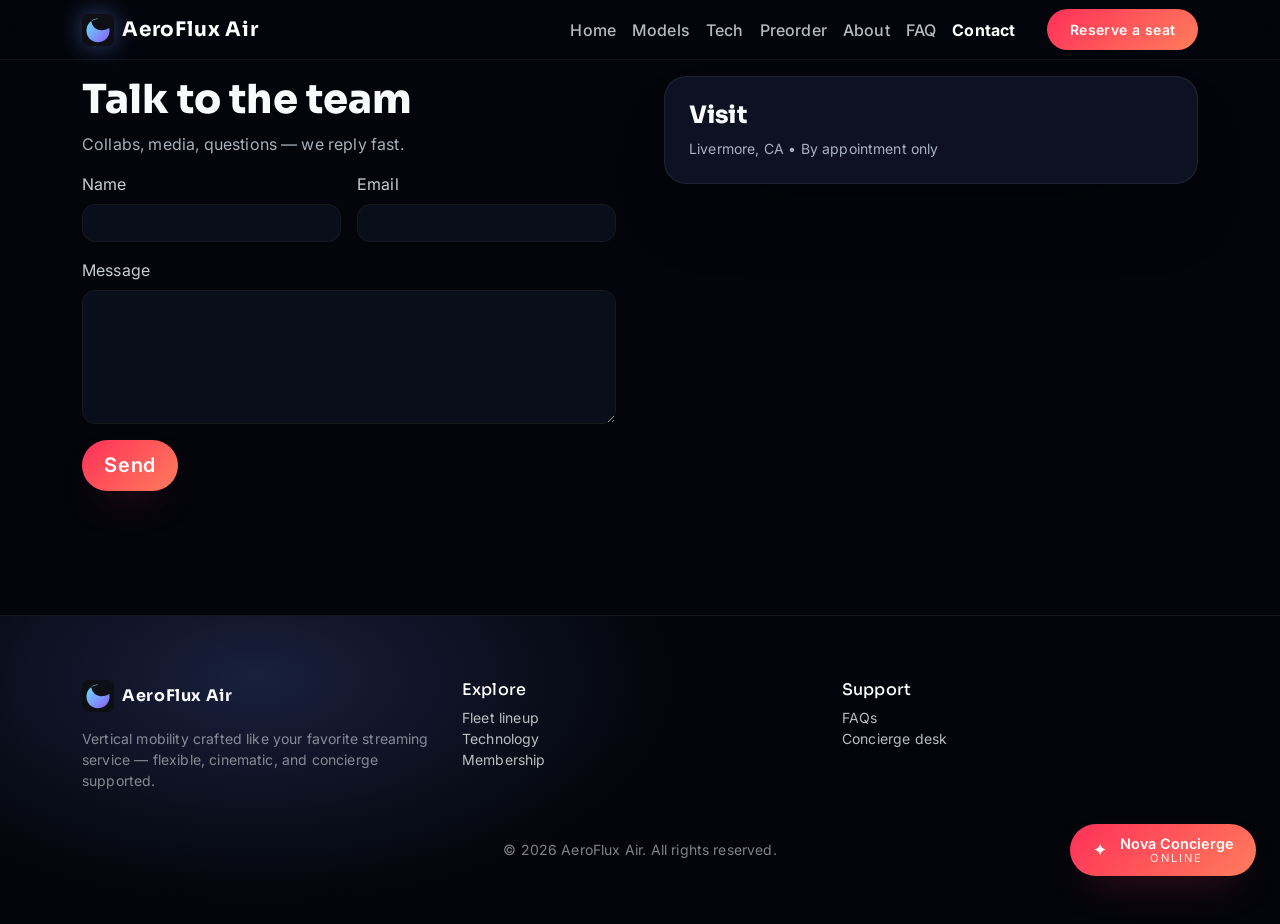
<file: contact.html>
<!doctype html>
<html lang="en">
<head>
  <meta charset="utf-8"/>
  <meta name="viewport" content="width=device-width, initial-scale=1"/>
  <title>Contact — AeroFlux</title>
  <link href="https://cdn.jsdelivr.net/npm/bootstrap@5.3.3/dist/css/bootstrap.min.css" rel="stylesheet"/>
  <link href="https://fonts.googleapis.com/css2?family=Inter:wght@400;500;600;700;800&family=Sora:wght@600;700;800&display=swap" rel="stylesheet"/>
  <link rel="icon" href="assets/favicon.svg"/>
  <link rel="stylesheet" href="assets/styles.css"/>
</head>
<body>
  <div id="_navbar"></div>

  <main class="container py-6">
    <div class="row g-5">
      <div class="col-lg-6">
        <h1 class="fw-800">Talk to the team</h1>
        <p class="text-muted">Collabs, media, questions — we reply fast.</p>
        <form class="needs-validation" novalidate>
          <div class="row g-3">
            <div class="col-md-6"><label class="form-label">Name</label><input class="form-control" required></div>
            <div class="col-md-6"><label class="form-label">Email</label><input type="email" class="form-control" required></div>
            <div class="col-12"><label class="form-label">Message</label><textarea class="form-control" rows="5" required></textarea></div>
            <div class="col-12"><button class="btn btn-primary btn-lg" type="submit">Send</button></div>
          </div>
        </form>
      </div>
      <div class="col-lg-6">
        <div class="p-4 rounded-4 bg-body-tertiary border">
          <h4 class="fw-800">Visit</h4>
          <p class="small text-muted mb-0">Livermore, CA • By appointment only</p>
        </div>
      </div>
    </div>
  </main>

  <div id="_footer"></div>
  <script src="https://cdn.jsdelivr.net/npm/bootstrap@5.3.3/dist/js/bootstrap.bundle.min.js"></script>
  <script src="assets/app.js"></script>
</body>
</html>
</file>
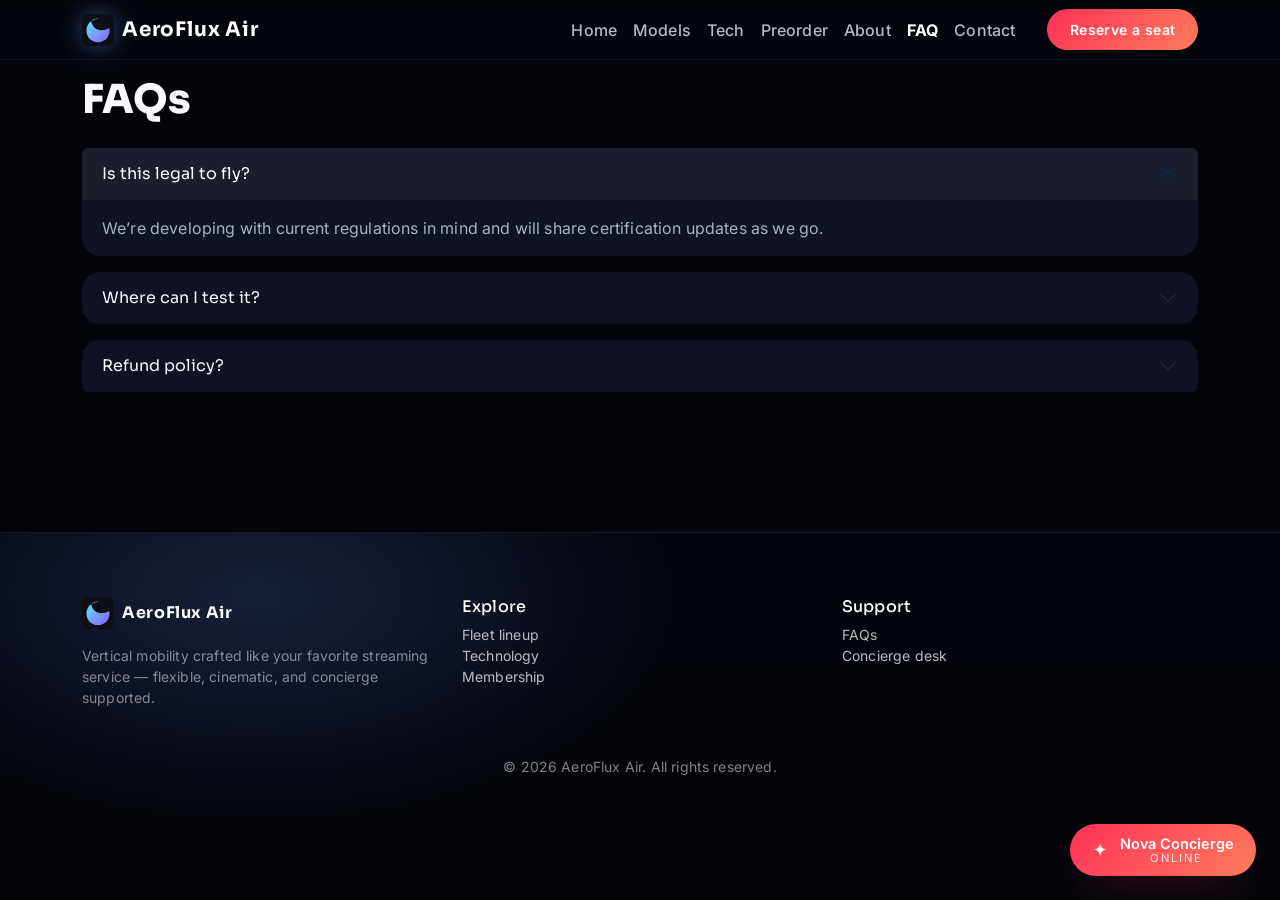
<file: faq.html>
<!doctype html>
<html lang="en">
<head>
  <meta charset="utf-8"/>
  <meta name="viewport" content="width=device-width, initial-scale=1"/>
  <title>FAQ — AeroFlux</title>
  <link href="https://cdn.jsdelivr.net/npm/bootstrap@5.3.3/dist/css/bootstrap.min.css" rel="stylesheet"/>
  <link href="https://fonts.googleapis.com/css2?family=Inter:wght@400;500;600;700;800&family=Sora:wght@600;700;800&display=swap" rel="stylesheet"/>
  <link rel="icon" href="assets/favicon.svg"/>
  <link rel="stylesheet" href="assets/styles.css"/>
</head>
<body>
  <div id="_navbar"></div>

  <main class="container py-6">
    <h1 class="fw-800 mb-4">FAQs</h1>
    <div class="accordion" id="faq">
      <div class="accordion-item">
        <h2 class="accordion-header"><button class="accordion-button" data-bs-toggle="collapse" data-bs-target="#c1">Is this legal to fly?</button></h2>
        <div id="c1" class="accordion-collapse collapse show" data-bs-parent="#faq"><div class="accordion-body">We’re developing with current regulations in mind and will share certification updates as we go.</div></div>
      </div>
      <div class="accordion-item">
        <h2 class="accordion-header"><button class="accordion-button collapsed" data-bs-toggle="collapse" data-bs-target="#c2">Where can I test it?</button></h2>
        <div id="c2" class="accordion-collapse collapse" data-bs-parent="#faq"><div class="accordion-body">Pilot days roll out to major US cities. Join the preorder list for invites.</div></div>
      </div>
      <div class="accordion-item">
        <h2 class="accordion-header"><button class="accordion-button collapsed" data-bs-toggle="collapse" data-bs-target="#c3">Refund policy?</button></h2>
        <div id="c3" class="accordion-collapse collapse" data-bs-parent="#faq"><div class="accordion-body">Deposits are fully refundable before production lock.</div></div>
      </div>
    </div>
  </main>

  <div id="_footer"></div>
  <script src="https://cdn.jsdelivr.net/npm/bootstrap@5.3.3/dist/js/bootstrap.bundle.min.js"></script>
  <script src="assets/app.js"></script>
</body>
</html>
</file>
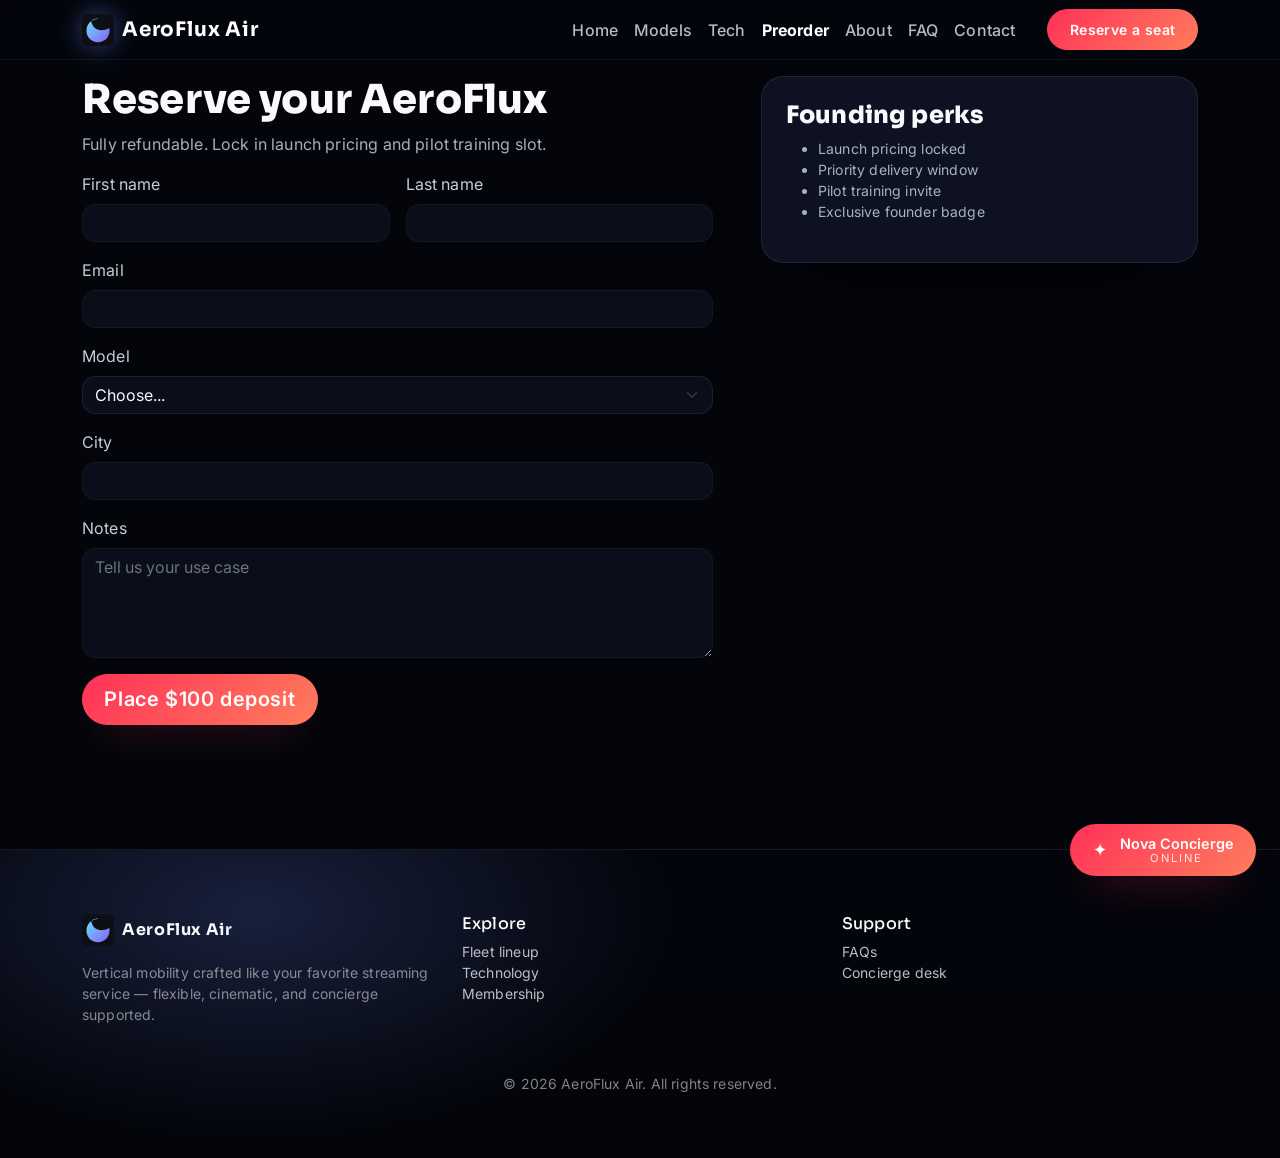
<file: preorder.html>
<!doctype html>
<html lang="en">
<head>
  <meta charset="utf-8"/>
  <meta name="viewport" content="width=device-width, initial-scale=1"/>
  <title>Preorder — AeroFlux</title>
  <link href="https://cdn.jsdelivr.net/npm/bootstrap@5.3.3/dist/css/bootstrap.min.css" rel="stylesheet"/>
  <link href="https://fonts.googleapis.com/css2?family=Inter:wght@400;500;600;700;800&family=Sora:wght@600;700;800&display=swap" rel="stylesheet"/>
  <link rel="icon" href="assets/favicon.svg"/>
  <link rel="stylesheet" href="assets/styles.css"/>
</head>
<body>
  <div id="_navbar"></div>

  <main class="container py-6">
    <div class="row g-5">
      <div class="col-lg-7">
        <h1 class="fw-800">Reserve your AeroFlux</h1>
        <p class="text-muted">Fully refundable. Lock in launch pricing and pilot training slot.</p>
        <form class="needs-validation" novalidate>
          <div class="row g-3">
            <div class="col-md-6"><label class="form-label">First name</label><input class="form-control" required></div>
            <div class="col-md-6"><label class="form-label">Last name</label><input class="form-control" required></div>
            <div class="col-12"><label class="form-label">Email</label><input type="email" class="form-control" required></div>
            <div class="col-12"><label class="form-label">Model</label>
              <select class="form-select" required><option value="">Choose...</option><option>One</option><option>S</option><option>X</option></select>
            </div>
            <div class="col-12"><label class="form-label">City</label><input class="form-control" required></div>
            <div class="col-12"><label class="form-label">Notes</label><textarea class="form-control" rows="4" placeholder="Tell us your use case"></textarea></div>
            <div class="col-12 d-grid d-sm-block"><button class="btn btn-primary btn-lg" type="submit">Place $100 deposit</button></div>
          </div>
        </form>
      </div>
      <div class="col-lg-5">
        <div class="p-4 rounded-4 bg-body-tertiary border">
          <h4 class="fw-800">Founding perks</h4>
          <ul class="small text-muted">
            <li>Launch pricing locked</li>
            <li>Priority delivery window</li>
            <li>Pilot training invite</li>
            <li>Exclusive founder badge</li>
          </ul>
        </div>
      </div>
    </div>
  </main>

  <div id="_footer"></div>
  <script src="https://cdn.jsdelivr.net/npm/bootstrap@5.3.3/dist/js/bootstrap.bundle.min.js"></script>
  <script src="assets/app.js"></script>
</body>
</html>
</file>
<file: assets/styles.css>
:root {
  --af-bg: #03050b;
  --af-bg-soft: #0b0f1f;
  --af-panel: rgba(16, 20, 38, 0.88);
  --af-panel-strong: rgba(22, 27, 52, 0.95);
  --af-outline: rgba(255, 255, 255, 0.08);
  --af-text: #f8fafc;
  --af-muted: rgba(203, 213, 225, 0.82);
  --af-accent: #ff3158;
  --af-accent-2: #6f8dff;
  --af-shadow: 0 40px 80px -40px rgba(0, 0, 0, 0.85);
  --af-radius-lg: 1.5rem;
}

html {
  scroll-behavior: smooth;
}

body {
  font-family: "Inter", "Segoe UI", system-ui, -apple-system, BlinkMacSystemFont, "Helvetica Neue", sans-serif;
  background: var(--af-bg);
  color: var(--af-text);
  min-height: 100vh;
  letter-spacing: 0.01em;
}

main.af-main {
  padding-top: 5.5rem;
}

h1, h2, h3, h4, h5, h6 {
  color: var(--af-text);
  font-family: "Sora", "Inter", sans-serif;
}

p, li {
  color: var(--af-muted);
}

a {
  color: inherit;
  text-decoration: none;
}

a:hover {
  color: var(--af-accent);
}

img {
  max-width: 100%;
  height: auto;
  display: block;
}

.visually-hidden {
  position: absolute !important;
  width: 1px !important;
  height: 1px !important;
  padding: 0 !important;
  margin: -1px !important;
  overflow: hidden !important;
  clip: rect(0, 0, 0, 0) !important;
  white-space: nowrap !important;
  border: 0 !important;
}

.fw-800 {
  font-weight: 800;
}

.brand {
  font-family: "Sora", "Inter", sans-serif;
  font-weight: 700;
  letter-spacing: 0.04em;
}

.pt-6 {
  padding-top: 4.75rem;
}

.py-6 {
  padding-top: 4.75rem;
  padding-bottom: 4.75rem;
}

.text-white-75 {
  color: rgba(248, 250, 252, 0.82) !important;
}

.text-muted {
  color: var(--af-muted) !important;
}

.small {
  color: var(--af-muted);
}

hr {
  border-color: var(--af-outline);
}

.btn {
  border-radius: 999px;
  font-weight: 600;
  letter-spacing: 0.03em;
  padding: 0.65rem 1.4rem;
}

.btn-primary {
  background: linear-gradient(135deg, var(--af-accent), #ff7c5c);
  border: none;
  color: #fff;
  box-shadow: 0 18px 42px -22px rgba(255, 49, 88, 0.7);
}

.btn-primary:hover,
.btn-primary:focus {
  background: linear-gradient(135deg, #ff7c5c, var(--af-accent));
  color: #fff;
}

.btn-outline-light {
  border: 1px solid rgba(248, 250, 252, 0.6);
  color: var(--af-text);
  background: transparent;
}

.btn-outline-light:hover,
.btn-outline-light:focus {
  background: rgba(248, 250, 252, 0.1);
  color: #fff;
}

.btn-light {
  background: rgba(248, 250, 252, 0.9);
  color: #0b0f1f;
  border: none;
}

.af-nav {
  background: linear-gradient(180deg, rgba(3, 5, 11, 0.96), rgba(3, 5, 11, 0.65));
  border-bottom: 1px solid rgba(255, 255, 255, 0.05);
  backdrop-filter: saturate(160%) blur(12px);
}

.af-nav .navbar-brand img {
  filter: drop-shadow(0 0 12px rgba(111, 141, 255, 0.45));
}

.navbar-dark .navbar-toggler-icon,
.af-nav .navbar-toggler-icon {
  filter: invert(1);
}

.af-nav .nav-link {
  color: rgba(226, 232, 240, 0.8);
  font-weight: 500;
  padding: 0.6rem 0.85rem;
  transition: color 0.2s ease;
}

.af-nav .nav-link:hover,
.af-nav .nav-link:focus {
  color: #fff;
}

.af-nav .nav-link.active {
  color: #fff;
  font-weight: 700;
}

/* Hero */
.af-hero {
  position: relative;
  min-height: 85vh;
  padding: 8rem 0 5rem;
  display: flex;
  align-items: center;
  background: radial-gradient(1400px 700px at 90% -20%, rgba(111, 141, 255, 0.28), transparent 65%),
              radial-gradient(1200px 480px at 10% 10%, rgba(255, 49, 88, 0.25), transparent 70%),
              linear-gradient(180deg, rgba(3, 5, 11, 0.95) 0%, rgba(3, 5, 11, 0.85) 100%),
              url('https://images.unsplash.com/photo-1500530855697-b586d89ba3ee?w=2400&q=80') center/cover no-repeat;
}

.af-hero::before {
  content: "";
  position: absolute;
  inset: 0;
  background: linear-gradient(135deg, rgba(3, 5, 11, 0.7), rgba(3, 5, 11, 0.35));
}

.af-hero > .container {
  position: relative;
  z-index: 2;
}

.af-eyebrow {
  display: inline-flex;
  align-items: center;
  gap: 0.5rem;
  padding: 0.3rem 0.85rem;
  border-radius: 999px;
  font-size: 0.75rem;
  text-transform: uppercase;
  letter-spacing: 0.2em;
  background: rgba(255, 255, 255, 0.1);
  color: rgba(248, 250, 252, 0.88);
}

.af-hero-title {
  font-size: clamp(2.75rem, 5vw, 4.4rem);
  line-height: 1.05;
  font-weight: 800;
  margin-top: 1.2rem;
  margin-bottom: 1rem;
}

.af-hero-lead {
  font-size: 1.1rem;
  color: rgba(226, 232, 240, 0.9);
  max-width: 560px;
}

.af-hero-actions {
  display: flex;
  flex-wrap: wrap;
  gap: 1rem;
  margin-top: 2rem;
}

.af-hero-highlights {
  list-style: none;
  margin: 2.5rem 0 0;
  padding: 0;
  display: grid;
  gap: 0.75rem;
}

.af-hero-highlights li {
  display: inline-flex;
  align-items: center;
  gap: 0.6rem;
  font-size: 0.9rem;
  color: rgba(226, 232, 240, 0.88);
}

.af-hero-highlights li::before {
  content: "";
  width: 10px;
  height: 10px;
  border-radius: 50%;
  background: linear-gradient(135deg, var(--af-accent), var(--af-accent-2));
}

.af-hero-poster {
  position: relative;
  border-radius: var(--af-radius-lg);
  overflow: hidden;
  border: 1px solid rgba(255, 255, 255, 0.12);
  box-shadow: var(--af-shadow);
}

.af-hero-poster img {
  width: 100%;
  height: 430px;
  object-fit: cover;
  filter: saturate(1.05);
}

.af-hero-overlay {
  position: absolute;
  inset: auto 0 0 0;
  padding: 1.75rem;
  background: linear-gradient(180deg, transparent, rgba(3, 5, 11, 0.92));
}

.af-hero-overlay h3 {
  font-size: 1.4rem;
  font-weight: 700;
  margin-bottom: 0.35rem;
}

.af-pill {
  display: inline-flex;
  align-items: center;
  padding: 0.25rem 0.85rem;
  border-radius: 999px;
  font-size: 0.75rem;
  letter-spacing: 0.08em;
  text-transform: uppercase;
  background: rgba(248, 250, 252, 0.1);
  color: rgba(248, 250, 252, 0.85);
}

/* Metrics strip */
.af-metrics {
  background: linear-gradient(180deg, rgba(10, 14, 28, 0.8), rgba(3, 5, 11, 0.95));
  padding: 2.75rem 0;
  border-top: 1px solid var(--af-outline);
  border-bottom: 1px solid var(--af-outline);
}

.af-metric-number {
  font-size: 1.9rem;
  font-weight: 700;
  color: #fff;
}

.af-metric-label {
  font-size: 0.85rem;
  letter-spacing: 0.04em;
}

/* Section headings */
.af-section {
  padding: 4.5rem 0;
}

.af-section-title {
  font-weight: 700;
  margin-bottom: 0.25rem;
}

.af-section-subtitle {
  color: var(--af-muted);
  font-size: 0.95rem;
  max-width: 460px;
}

.af-link {
  color: rgba(248, 250, 252, 0.78);
  font-size: 0.95rem;
  display: inline-flex;
  align-items: center;
  gap: 0.4rem;
}

.af-link::after {
  content: "→";
  font-size: 0.9rem;
  transition: transform 0.2s ease;
}

.af-link:hover::after {
  transform: translateX(4px);
}

.af-cta {
  margin-top: 3.5rem;
  background: linear-gradient(135deg, rgba(111, 141, 255, 0.25), rgba(255, 49, 88, 0.35));
  border: 1px solid var(--af-outline);
  border-radius: var(--af-radius-lg);
  padding: 3rem;
  text-align: center;
  box-shadow: var(--af-shadow);
}

.af-cta h2 {
  font-weight: 700;
}

.af-cta p {
  color: rgba(226, 232, 240, 0.9);
  margin-bottom: 1.5rem;
}

/* Horizontal rails */
.af-rail {
  display: flex;
  gap: 1.5rem;
  overflow-x: auto;
  padding: 1.25rem 0 0.5rem;
  scroll-snap-type: x proximity;
}

.af-rail::-webkit-scrollbar {
  height: 6px;
}

.af-rail::-webkit-scrollbar-thumb {
  background: rgba(148, 163, 184, 0.4);
  border-radius: 999px;
}

.af-rail-card {
  flex: 0 0 280px;
  max-width: 320px;
  background: var(--af-panel);
  border: 1px solid var(--af-outline);
  border-radius: 1.4rem;
  overflow: hidden;
  scroll-snap-align: start;
  box-shadow: var(--af-shadow);
  display: flex;
  flex-direction: column;
  transition: transform 0.35s ease, box-shadow 0.35s ease;
}

.af-rail-card:hover {
  transform: translateY(-6px);
  box-shadow: 0 40px 80px -38px rgba(15, 23, 42, 0.9);
}

.af-rail-media img {
  width: 100%;
  height: 180px;
  object-fit: cover;
}

.af-rail-body {
  padding: 1.5rem 1.6rem;
  display: flex;
  flex-direction: column;
  gap: 0.9rem;
}

.af-rail-body h3 {
  font-size: 1.15rem;
  margin: 0;
}

.af-rail-meta {
  display: flex;
  align-items: center;
  justify-content: space-between;
  gap: 0.75rem;
}

/* Shared panels */
.af-panel,
.bg-body-tertiary {
  background: var(--af-panel) !important;
  border: 1px solid var(--af-outline) !important;
  border-radius: 1.4rem !important;
  box-shadow: var(--af-shadow);
  color: var(--af-text);
}

.border {
  border-color: var(--af-outline) !important;
}

/* About stats */
.stat {
  background: rgba(255, 255, 255, 0.04);
  padding: 1.4rem 1.2rem;
  border-radius: 1.25rem;
  border: 1px solid var(--af-outline);
}

.stat-num {
  font-size: 1.4rem;
  font-weight: 700;
  color: #fff;
}

.stat-label {
  font-size: 0.85rem;
  color: var(--af-muted);
}

/* Cards */
.card.af-card,
.af-card {
  background: var(--af-panel);
  border: 1px solid var(--af-outline);
  border-radius: 1.4rem;
  overflow: hidden;
  box-shadow: var(--af-shadow);
  color: var(--af-text);
}

.af-card .card-img-top {
  height: 220px;
  object-fit: cover;
}

.af-card .card-body {
  background: linear-gradient(180deg, rgba(255, 255, 255, 0.01), rgba(3, 5, 11, 0.6));
  border-top: 1px solid rgba(255, 255, 255, 0.04);
}

/* Tech hero */
.af-tech-hero {
  background: radial-gradient(900px 480px at 10% 10%, rgba(111, 141, 255, 0.25), transparent 70%),
              linear-gradient(180deg, #0b0f1f 0%, #04060d 100%);
}

.af-feature {
  padding: 1.5rem;
  background: rgba(255, 255, 255, 0.04);
  border-radius: 1.2rem;
  border: 1px solid var(--af-outline);
}

/* Accordion */
.accordion-item {
  background: var(--af-panel);
  border: none;
  border-radius: 1.1rem;
  margin-bottom: 1rem;
  overflow: hidden;
}

.accordion-button {
  background: transparent;
  color: var(--af-text);
  box-shadow: none;
}

.accordion-button:not(.collapsed) {
  background: rgba(255, 255, 255, 0.05);
  color: #fff;
  box-shadow: none;
}

.accordion-body {
  color: var(--af-muted);
}

/* Forms */
.form-control,
.form-select {
  background-color: rgba(12, 15, 28, 0.9);
  border: 1px solid rgba(255, 255, 255, 0.08);
  color: var(--af-text);
  border-radius: 0.85rem;
}

.form-control:focus,
.form-select:focus {
  border-color: rgba(111, 141, 255, 0.6);
  box-shadow: 0 0 0 0.2rem rgba(111, 141, 255, 0.15);
  background-color: rgba(12, 15, 28, 1);
  color: var(--af-text);
}

.form-control::placeholder {
  color: rgba(203, 213, 225, 0.5);
}

label.form-label {
  color: rgba(226, 232, 240, 0.88);
}

.was-validated .form-control:invalid,
.was-validated .form-select:invalid {
  border-color: rgba(255, 49, 88, 0.7);
}

/* Footer */
.af-footer {
  padding: 4rem 0;
  background: radial-gradient(600px 320px at 20% 20%, rgba(111, 141, 255, 0.2), transparent 70%),
              linear-gradient(180deg, rgba(3, 5, 11, 0.92), rgba(3, 5, 11, 1));
  border-top: 1px solid var(--af-outline);
}

.af-footer-meta {
  text-align: center;
}

/* Chat widget */
.af-chat-toggle {
  position: fixed;
  right: 1.5rem;
  bottom: 1.5rem;
  z-index: 1085;
  display: flex;
  align-items: center;
  gap: 0.75rem;
  background: linear-gradient(135deg, var(--af-accent), #ff7c5c);
  color: #fff;
  border: none;
  border-radius: 999px;
  padding: 0.75rem 1.4rem;
  box-shadow: 0 18px 42px -22px rgba(255, 49, 88, 0.8);
  cursor: pointer;
}

.af-chat-spark {
  font-size: 1.1rem;
  filter: drop-shadow(0 0 6px rgba(255, 124, 92, 0.6));
}

.af-chat-toggle-text {
  display: flex;
  flex-direction: column;
  line-height: 1.1;
}

.af-chat-toggle .label {
  font-size: 0.9rem;
  font-weight: 600;
}

.af-chat-toggle .status {
  font-size: 0.7rem;
  letter-spacing: 0.18em;
  text-transform: uppercase;
  opacity: 0.85;
}

.af-chat-toggle:focus-visible {
  outline: 2px solid rgba(111, 141, 255, 0.8);
  outline-offset: 4px;
}

.af-chat {
  position: fixed;
  right: 1.5rem;
  bottom: 5.5rem;
  width: min(360px, calc(100% - 2rem));
  background: var(--af-panel-strong);
  border: 1px solid var(--af-outline);
  border-radius: 1.35rem;
  box-shadow: 0 32px 80px -30px rgba(0, 0, 0, 0.85);
  display: flex;
  flex-direction: column;
  overflow: hidden;
  transform: translateY(18px);
  opacity: 0;
  pointer-events: none;
  transition: opacity 0.3s ease, transform 0.3s ease;
  z-index: 1080;
}

.af-chat.is-open {
  opacity: 1;
  transform: translateY(0);
  pointer-events: auto;
}

.af-chat-header {
  padding: 1.1rem 1.4rem;
  border-bottom: 1px solid var(--af-outline);
  background: rgba(255, 255, 255, 0.02);
  display: flex;
  align-items: flex-start;
  justify-content: space-between;
  gap: 1rem;
}

.af-chat-title {
  font-weight: 600;
  font-size: 1rem;
}

.af-chat-subtitle {
  font-size: 0.75rem;
  letter-spacing: 0.05em;
  text-transform: uppercase;
  color: rgba(203, 213, 225, 0.7);
}

.af-chat-close {
  background: transparent;
  border: none;
  color: rgba(248, 250, 252, 0.75);
  font-size: 1.5rem;
  line-height: 1;
}

.af-chat-close:hover,
.af-chat-close:focus {
  color: #fff;
}

.af-chat-log {
  padding: 1.25rem 1.4rem;
  display: flex;
  flex-direction: column;
  gap: 0.75rem;
  max-height: 280px;
  overflow-y: auto;
}

.af-chat-message {
  display: flex;
}

.af-chat-message .bubble {
  padding: 0.75rem 1rem;
  border-radius: 1rem 1rem 1rem 0.45rem;
  background: rgba(255, 255, 255, 0.08);
  color: var(--af-text);
  font-size: 0.9rem;
  max-width: 100%;
  line-height: 1.45;
}

.af-chat-message.user {
  justify-content: flex-end;
}

.af-chat-message.user .bubble {
  background: linear-gradient(135deg, var(--af-accent), #ff7c5c);
  border-radius: 1rem 1rem 0.45rem 1rem;
  color: #fff;
}

.af-chat-suggestions {
  display: flex;
  flex-wrap: wrap;
  gap: 0.6rem;
  padding: 0 1.2rem 0.85rem;
}

.af-chat-suggestions button {
  background: rgba(255, 255, 255, 0.06);
  border: none;
  color: var(--af-text);
  padding: 0.4rem 0.9rem;
  border-radius: 999px;
  font-size: 0.75rem;
  letter-spacing: 0.04em;
  cursor: pointer;
}

.af-chat-suggestions button:hover {
  background: rgba(255, 255, 255, 0.12);
}

.af-chat-typing {
  padding: 0 1.3rem 0.65rem;
  font-size: 0.75rem;
  color: rgba(203, 213, 225, 0.7);
  opacity: 0;
  transition: opacity 0.2s ease;
}

.af-chat-typing.is-visible {
  opacity: 1;
}

.af-chat-form {
  display: flex;
  gap: 0.75rem;
  padding: 0.75rem 1.3rem 1.2rem;
  background: rgba(255, 255, 255, 0.02);
}

.af-chat-form .form-control {
  flex: 1;
  border-radius: 999px;
}

.af-chat-form .btn {
  flex-shrink: 0;
}

/* Utility */
.object-fit-cover {
  object-fit: cover;
}

.object-fit-contain {
  object-fit: contain;
}

/* Responsive tweaks */
@media (max-width: 1200px) {
  main.af-main {
    padding-top: 5rem;
  }
}

@media (max-width: 992px) {
  .af-hero {
    min-height: auto;
    padding-top: 7rem;
  }

  .af-hero-poster img {
    height: 360px;
  }

  .af-hero-actions {
    gap: 0.75rem;
  }
}

@media (max-width: 768px) {
  .af-hero {
    padding-bottom: 4rem;
  }

  .af-hero-highlights {
    margin-top: 1.8rem;
  }

  .af-rail {
    gap: 1rem;
  }
}

@media (min-width: 992px) {
  .w-lg-auto {
    width: auto !important;
  }
}

@media (max-width: 576px) {
  .af-hero-actions {
    flex-direction: column;
    align-items: stretch;
  }

  .af-hero-poster img {
    height: 300px;
  }

  .af-chat-toggle {
    right: 1rem;
    bottom: 1rem;
  }

  .af-chat {
    right: 1rem;
    bottom: 5rem;
    width: calc(100% - 2rem);
  }
}
</file>
